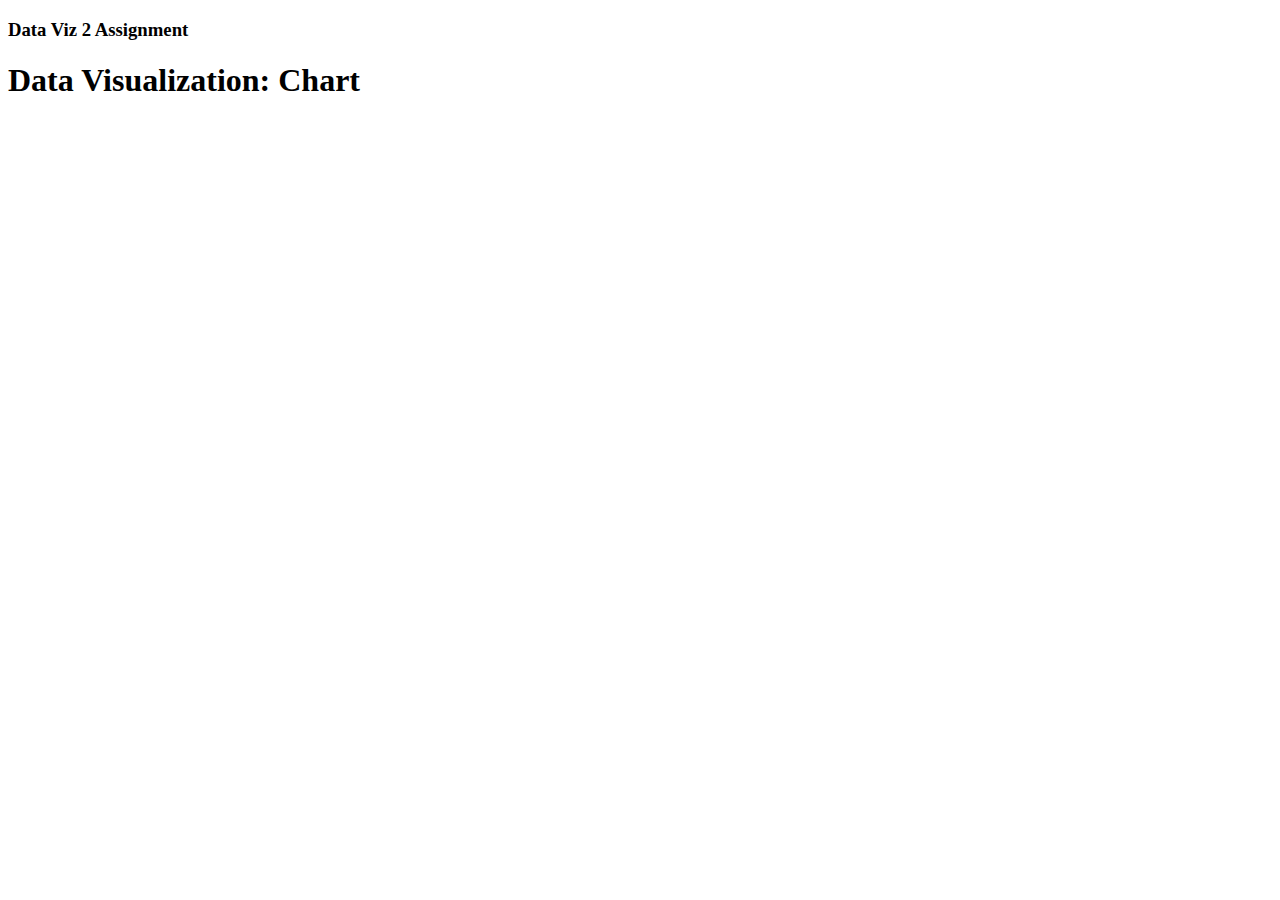
<file: dataviz2/index.html>
<!doctype html>
<html lang="en">
  <head>
    <!-- Required meta tags -->
    <meta charset="utf-8">
    <meta name="viewport" content="width=device-width, initial-scale=1">

    <!-- Bootstrap CSS -->
    <link href="https://cdn.jsdelivr.net/npm/bootstrap@5.0.2/dist/css/bootstrap.min.css" rel="stylesheet" integrity="sha384-EVSTQN3/azprG1Anm3QDgpJLIm9Nao0Yz1ztcQTwFspd3yD65VohhpuuCOmLASjC" crossorigin="anonymous">

    <title>JNL 221 - Data Viz 2 Assignment</title>
  </head>
  <body>

    <div class="container">

      <div class="row">
        <header class="col bg-secondary text-white p-2 mb-4">
          <h3>Data Viz 2 Assignment
        </h3>
        </header>
      </div>

      <div class="row">
        <div class="col-lg-7">


          <h1>Data Visualization: Chart</h1>

          <p></p>

          <!-- PLACE YOUR DATAWRAPPER <iframe> DIRECTLY UNDERNEATH ME! -->

           <iframe title="NFL Arrests by Position" aria-label="Bar Chart" id="datawrapper-chart-mwxvh" src="https://datawrapper.dwcdn.net/mwxvh/1/" scrolling="no" frameborder="0" style="width: 0; min-width: 100% !important; border: none;" height="275"></iframe><script type="text/javascript">!function(){"use strict";window.addEventListener("message",(function(e){if(void 0!==e.data["datawrapper-height"]){var t=document.querySelectorAll("iframe");for(var a in e.data["datawrapper-height"])for(var r=0;r<t.length;r++){if(t[r].contentWindow===e.source)t[r].style.height=e.data["datawrapper-height"][a]+"px"}}}))}();
</script>
          
          <!-- PLACE YOUR DATAWRAPPER <iframe> ABOVE ME!-->
        
        </div>

      </div>

    <!-- Bootstrap Bundle with Popper -->
    <script src="https://cdn.jsdelivr.net/npm/bootstrap@5.0.2/dist/js/bootstrap.bundle.min.js" integrity="sha384-MrcW6ZMFYlzcLA8Nl+NtUVF0sA7MsXsP1UyJoMp4YLEuNSfAP+JcXn/tWtIaxVXM" crossorigin="anonymous"></script>

  </body>
</html>
</file>
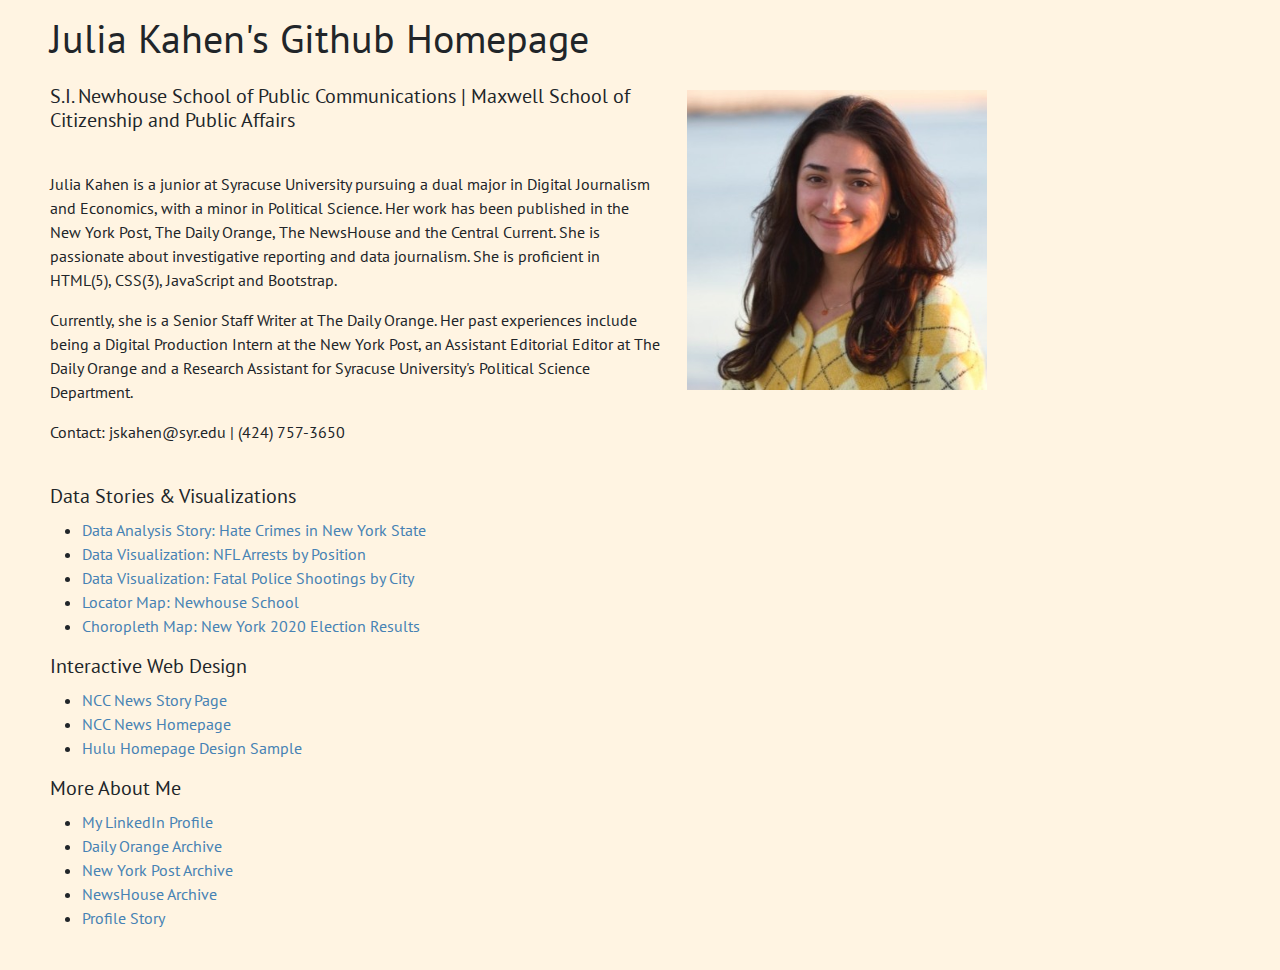
<file: homepage/index.html>
<!doctype html>
<html lang="en">
  <head>
    <meta charset="utf-8">

    <meta name="viewport" content="width=device-width, initial-scale=1">

    <!-- Bootstrap CSS -->
  <link rel="stylesheet" href="css/bootstrap.min.css" type="text/css">

  <!-- Put your general CSS file here -->
  <link rel="stylesheet" href="css/main.css" type="text/css">

    <title>Julia Kahen's Homepage</title>

    <link rel="preconnect" href="https://fonts.googleapis.com">
    <link rel="preconnect" href="https://fonts.gstatic.com" crossorigin>
    <link href="https://fonts.googleapis.com/css2?family=PT+Sans&display=swap" rel="stylesheet">

  </head>
  
  <body>

    <div class="container">

      <div class="row ms-3">

        <div class="col-7"> 
            
            <p class="text-left title">Julia Kahen's Github Homepage</p>
        
            <h1>S.I. Newhouse School of Public Communications | Maxwell School of Citizenship and Public Affairs</h1>

            <p class="body firstgraph">Julia Kahen is a junior at Syracuse University pursuing a dual major in Digital Journalism and Economics, with a minor in Political Science. Her work has been published in the New York Post, The Daily Orange, The NewsHouse and the Central Current. She is passionate about investigative reporting and data journalism. She is proficient in HTML(5), CSS(3), JavaScript and Bootstrap.</p> 

            <p class="body">Currently, she is a Senior Staff Writer at The Daily Orange. Her past experiences include being a  Digital Production Intern at the New York Post, an Assistant Editorial Editor at The Daily Orange and a Research Assistant for Syracuse University's Political Science Department.</p>

            <p class="body lastgraph">Contact: jskahen@syr.edu | (424) 757-3650</p>

          <h3>Data Stories & Visualizations</h3>
            <ul>
              <li><a href="https://juliakahen.github.io/JNL221FINAL/article.html" target="_new" class="list">Data Analysis Story: Hate Crimes in New York State</a></li>
              <li><a href="https://juliakahen.github.io/dataviz2/index.html" target="_new" class="list">Data Visualization: NFL Arrests by Position</a></li>
              <li><a href="https://juliakahen.github.io/dataviz2/chart.html" target="_new" class="list">Data Visualization: Fatal Police Shootings by City</a></li>
              <li><a href="https://juliakahen.github.io/maps/index.html" target="_new" class="list">Locator Map: Newhouse School</a></li>
              <li><a href="https://juliakahen.github.io/maps/newyork2020.html" target="_new" class="list">Choropleth Map: New York 2020 Election Results</a></li>   
            </ul>

          <h3>Interactive Web Design</h3>
            <ul>
              <li><a href="https://juliakahen.github.io/Final Project/storypage.html" target="_new" class="list">NCC News Story Page</a></li>
              <li><a href="https://juliakahen.github.io/Final Project/index.html" target="_new" class="list">NCC News Homepage</a></li>
              <li><a href="https://juliakahen.github.io/kahen-midterm/page.html" target="_new" class="list">Hulu Homepage Design Sample</a></li>
            </ul>

          <h3>More About Me</h3>
            <ul class="allabout">
              <li><a href="https://www.linkedin.com/in/julia-kahen/" target="_new" class="list">My LinkedIn Profile</a></li>
              <li><a href="https://dailyorange.com/writers/julia-kahen/" target="_new" class="list">Daily Orange Archive</a></li>
              <li><a href="https://nypost.com/author/jkahennyp/" target="_new" class="list">New York Post Archive</a></li>
              <li><a href="https://www.thenewshouse.com/author/julia-kahen/" target="_new" class="list">NewsHouse Archive</a></li>
              <li><a href="https://centralcurrent.org/the-upstate-new-york-brewery-that-reminds-people-of-the-power-of-community/" target="_new" class="list">Profile Story</a></li>
            </ul>

        </div>
        
  
        <div class="col-5 mainimage px-52">

          <img src="https://juliakahen.github.io/images/julia%20headshot.jpeg" alt="Portrait of Julia Kahen" width="300" height="300"> 

        </div>

      </div>

    </div>

          

    <!-- Bootstrap Bundle with Popper -->
    <script src="https://cdn.jsdelivr.net/npm/bootstrap@5.0.2/dist/js/bootstrap.bundle.min.js" integrity="sha384-MrcW6ZMFYlzcLA8Nl+NtUVF0sA7MsXsP1UyJoMp4YLEuNSfAP+JcXn/tWtIaxVXM" crossorigin="anonymous"></script>

<!-- Optional JavaScript but required for the cool stuff -->
<script src="https://cdn.jsdelivr.net/npm/@popperjs/core@2.11.6/dist/umd/popper.min.js" integrity="sha384-oBqDVmMz9ATKxIep9tiCxS/Z9fNfEXiDAYTujMAeBAsjFuCZSmKbSSUnQlmh/jp3" crossorigin="anonymous"></script>
<script src="js/bootstrap.min.js"></script>

  </body>
</html>
</file>
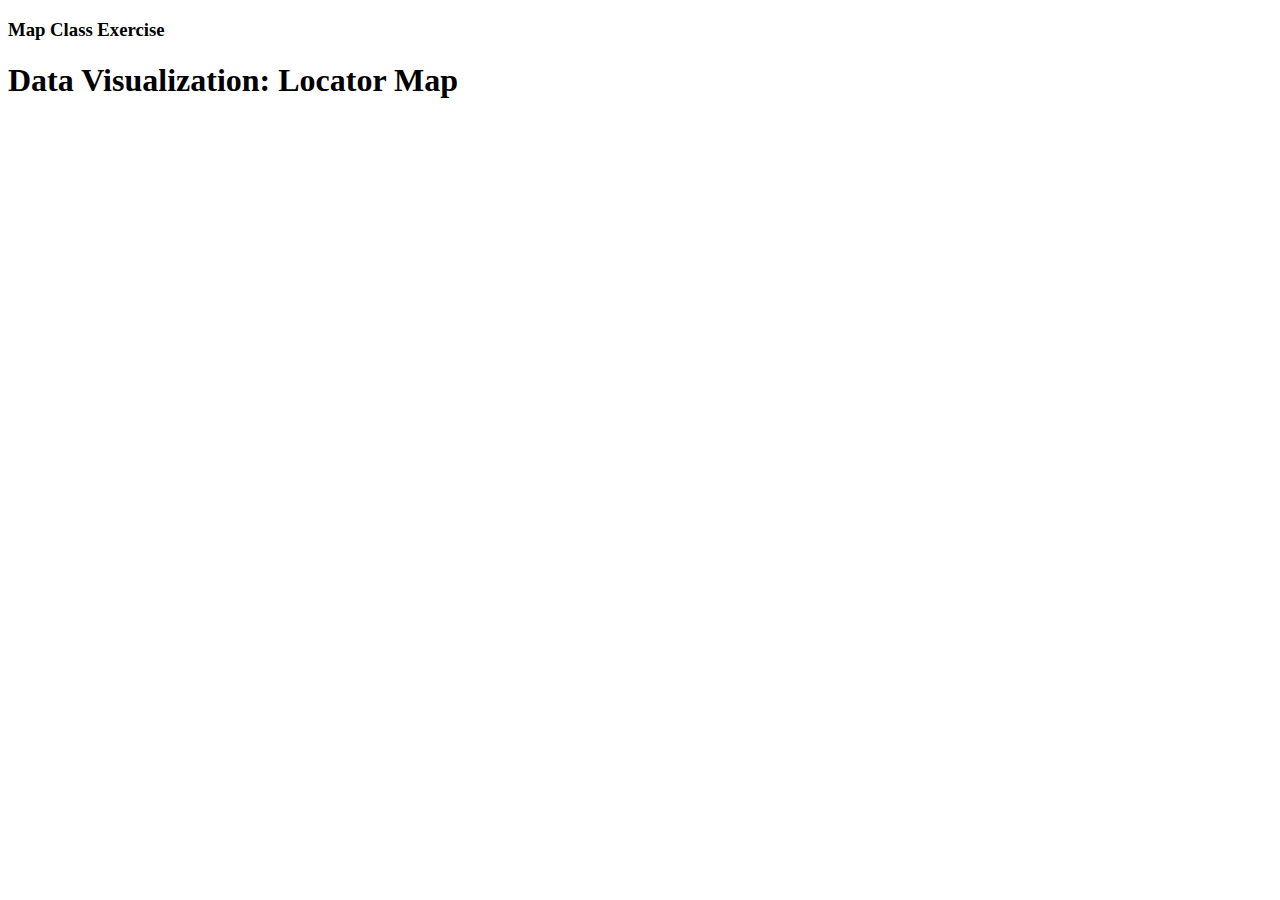
<file: maps/index.html>
<!doctype html>
<html lang="en">
  <head>
    <!-- Required meta tags -->
    <meta charset="utf-8">
    <meta name="viewport" content="width=device-width, initial-scale=1">

    <!-- Bootstrap CSS -->
    <link href="https://cdn.jsdelivr.net/npm/bootstrap@5.0.2/dist/css/bootstrap.min.css" rel="stylesheet" integrity="sha384-EVSTQN3/azprG1Anm3QDgpJLIm9Nao0Yz1ztcQTwFspd3yD65VohhpuuCOmLASjC" crossorigin="anonymous">

    <title>JNL 221 - Map Demo</title>
  </head>
  <body>

    <div class="container">

      <div class="row">
        <header class="col bg-secondary text-white p-2 mb-4">
          <h3>Map Class Exercise
        </h3>
        </header>
      </div>

      <div class="row">
        <div class="col-lg-7">


          <h1>Data Visualization: Locator Map</h1>

          <p></p>

          <!-- PLACE YOUR DATAWRAPPER <iframe> DIRECTLY UNDERNEATH ME! -->

           <iframe title="Newhouse Love" aria-label="Locator maps" id="datawrapper-chart-2HxZP" src="https://datawrapper.dwcdn.net/2HxZP/1/" scrolling="no" frameborder="0" style="width: 0; min-width: 100% !important; border: none;" height="519"></iframe><script type="text/javascript">!function(){"use strict";window.addEventListener("message",(function(e){if(void 0!==e.data["datawrapper-height"]){var t=document.querySelectorAll("iframe");for(var a in e.data["datawrapper-height"])for(var r=0;r<t.length;r++){if(t[r].contentWindow===e.source)t[r].style.height=e.data["datawrapper-height"][a]+"px"}}}))}();
</script>
          
          <!-- PLACE YOUR DATAWRAPPER <iframe> ABOVE ME!-->
        
        </div>

      </div>

    <!-- Bootstrap Bundle with Popper -->
    <script src="https://cdn.jsdelivr.net/npm/bootstrap@5.0.2/dist/js/bootstrap.bundle.min.js" integrity="sha384-MrcW6ZMFYlzcLA8Nl+NtUVF0sA7MsXsP1UyJoMp4YLEuNSfAP+JcXn/tWtIaxVXM" crossorigin="anonymous"></script>

  </body>
</html>
</file>
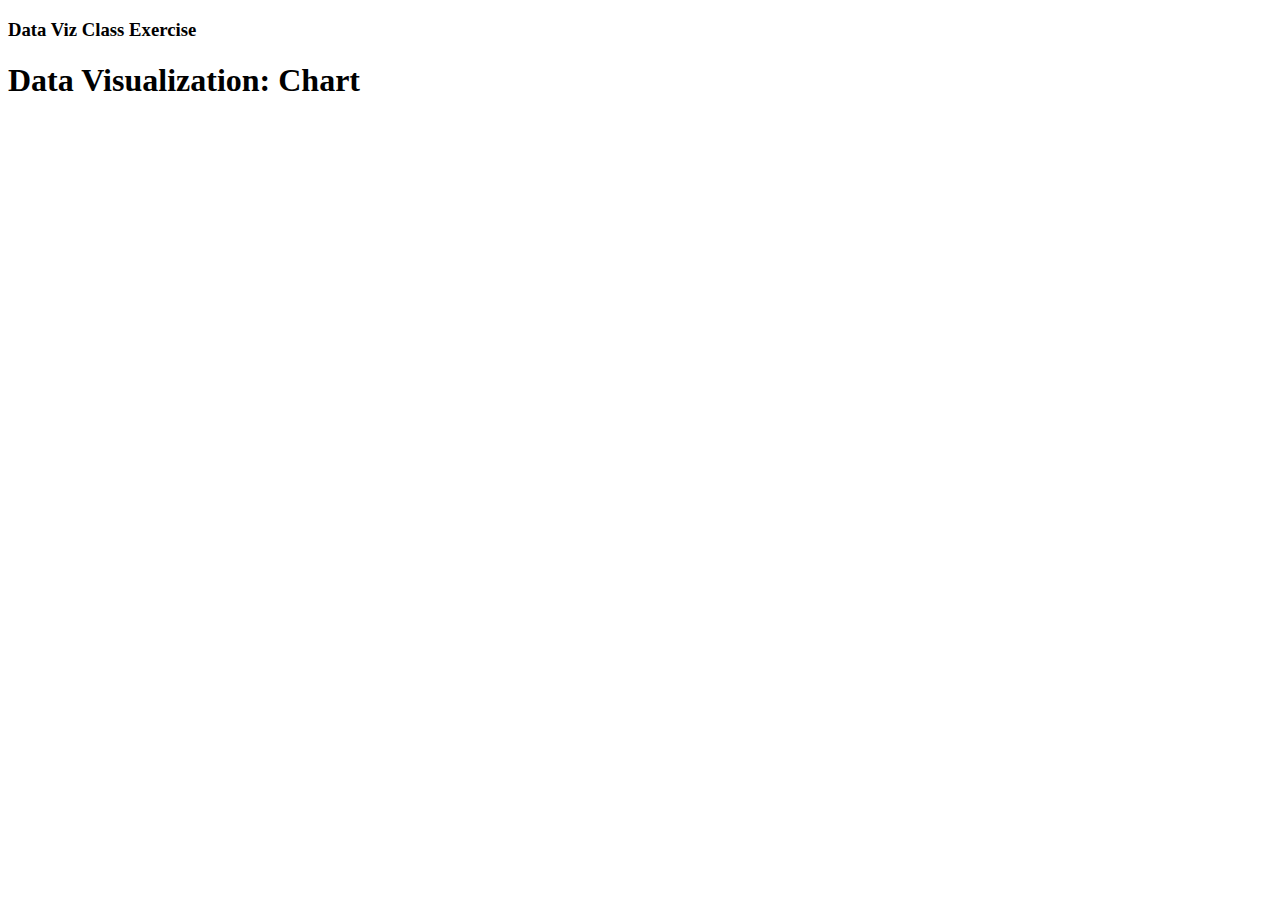
<file: dataviz2/chart.html>
<!doctype html>
<html lang="en">
  <head>
    <!-- Required meta tags -->
    <meta charset="utf-8">
    <meta name="viewport" content="width=device-width, initial-scale=1">

    <!-- Bootstrap CSS -->
    <link href="https://cdn.jsdelivr.net/npm/bootstrap@5.0.2/dist/css/bootstrap.min.css" rel="stylesheet" integrity="sha384-EVSTQN3/azprG1Anm3QDgpJLIm9Nao0Yz1ztcQTwFspd3yD65VohhpuuCOmLASjC" crossorigin="anonymous">

    <title>JNL 221 - Data Viz Class Exercise</title>
  </head>
  <body>

    <div class="container">

      <div class="row">
        <header class="col bg-secondary text-white p-2 mb-4">
          <h3>Data Viz Class Exercise
        </h3>
        </header>
      </div>

      <div class="row">
        <div class="col-lg-7">


          <h1>Data Visualization: Chart</h1>

          <p></p>

          <!-- PLACE YOUR DATAWRAPPER <iframe> DIRECTLY UNDERNEATH ME! -->

           <iframe title="Fatal Police Shootings" aria-label="Bar Chart" id="datawrapper-chart-p9SM9" src="https://datawrapper.dwcdn.net/p9SM9/1/" scrolling="no" frameborder="0" style="width: 0; min-width: 100% !important; border: none;" height="450"></iframe><script type="text/javascript">!function(){"use strict";window.addEventListener("message",(function(e){if(void 0!==e.data["datawrapper-height"]){var t=document.querySelectorAll("iframe");for(var a in e.data["datawrapper-height"])for(var r=0;r<t.length;r++){if(t[r].contentWindow===e.source)t[r].style.height=e.data["datawrapper-height"][a]+"px"}}}))}();
</script> 
          
          <!-- PLACE YOUR DATAWRAPPER <iframe> ABOVE ME!-->
        
        </div>

      </div>

    <!-- Bootstrap Bundle with Popper -->
    <script src="https://cdn.jsdelivr.net/npm/bootstrap@5.0.2/dist/js/bootstrap.bundle.min.js" integrity="sha384-MrcW6ZMFYlzcLA8Nl+NtUVF0sA7MsXsP1UyJoMp4YLEuNSfAP+JcXn/tWtIaxVXM" crossorigin="anonymous"></script>

  </body>
</html>
</file>
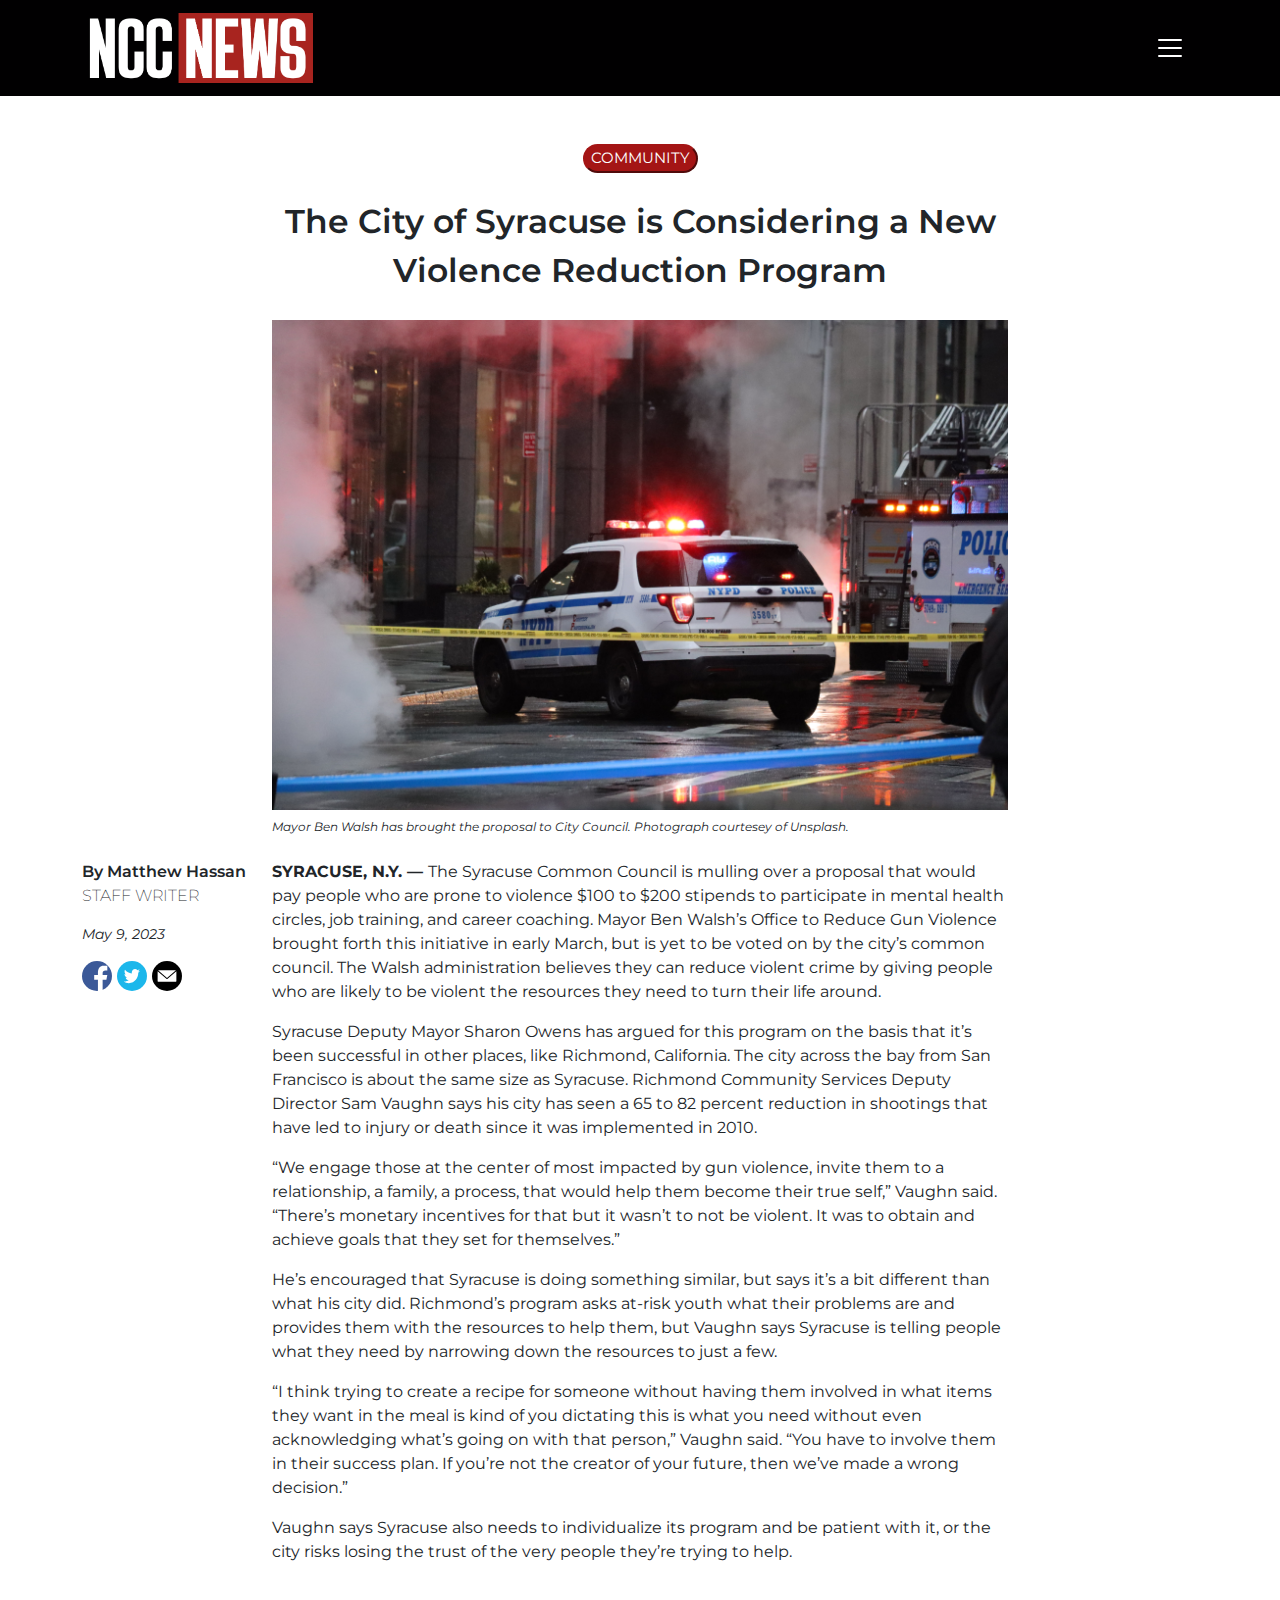
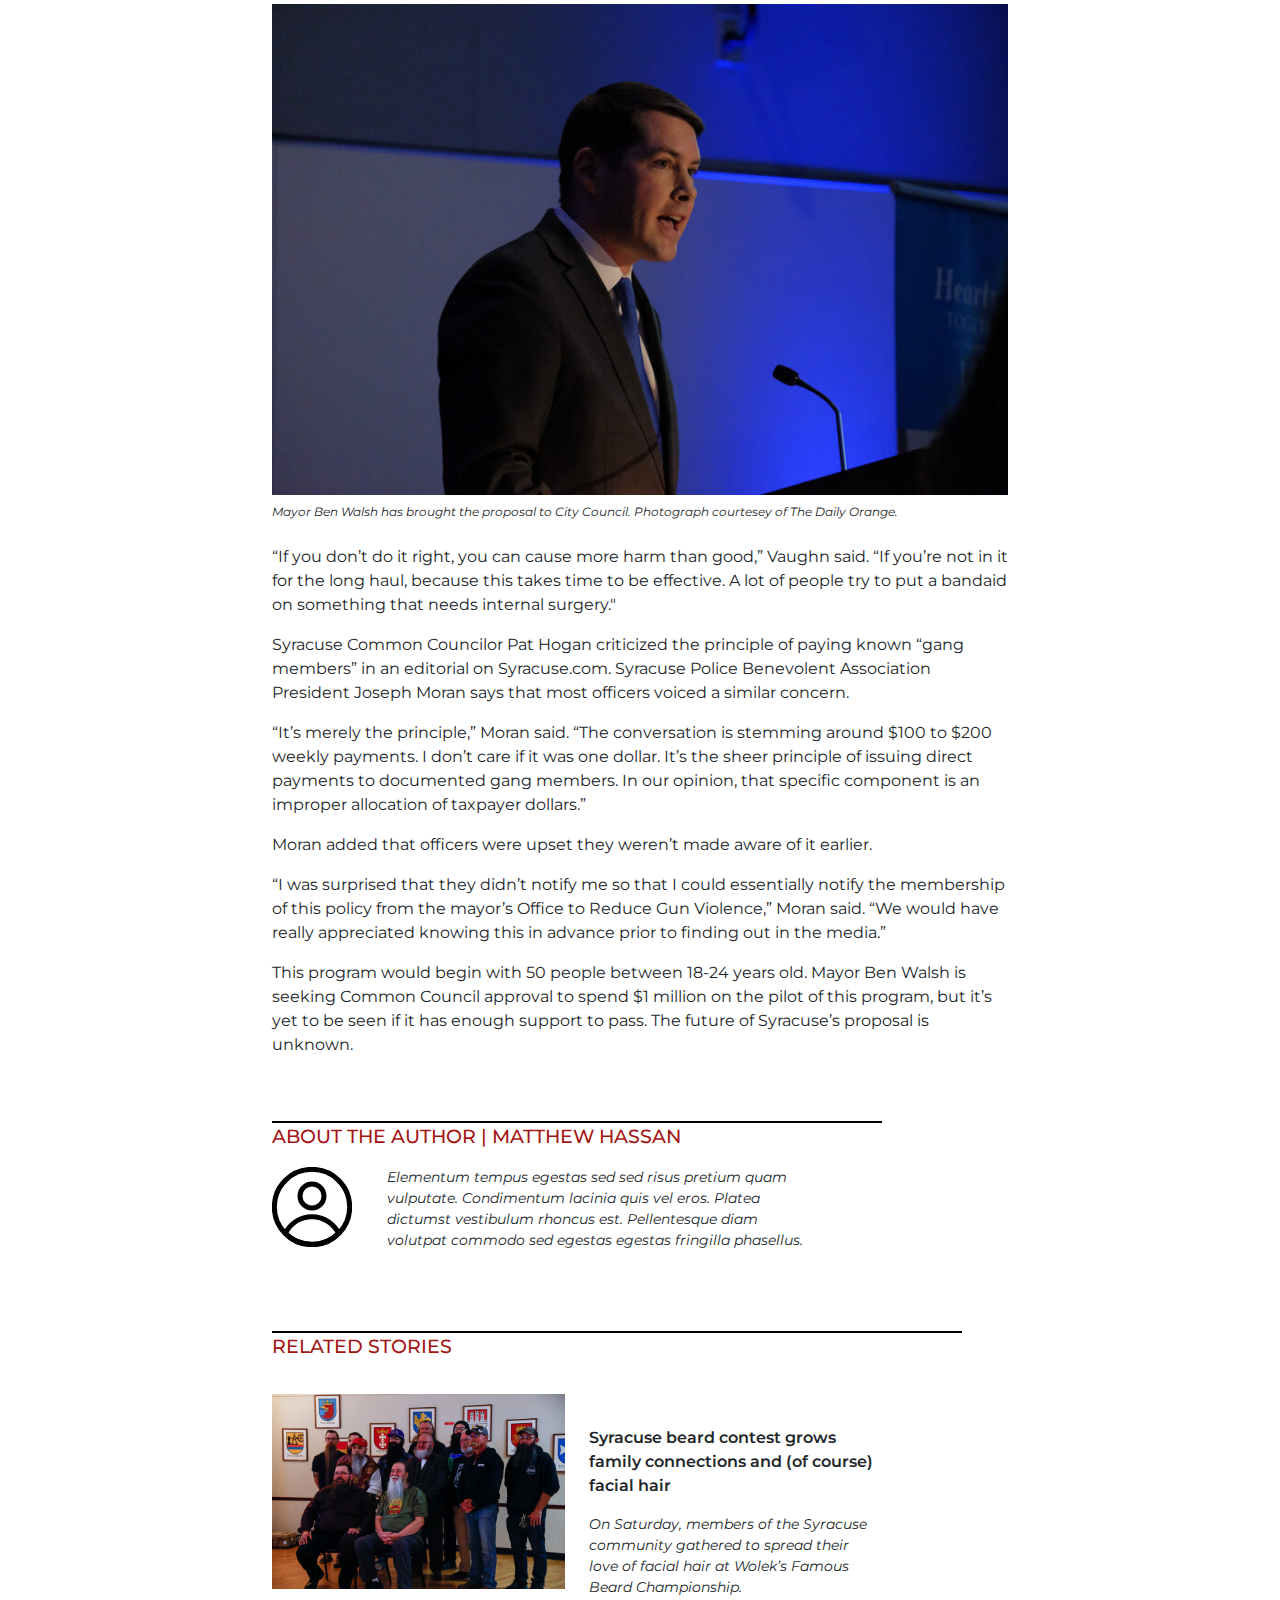
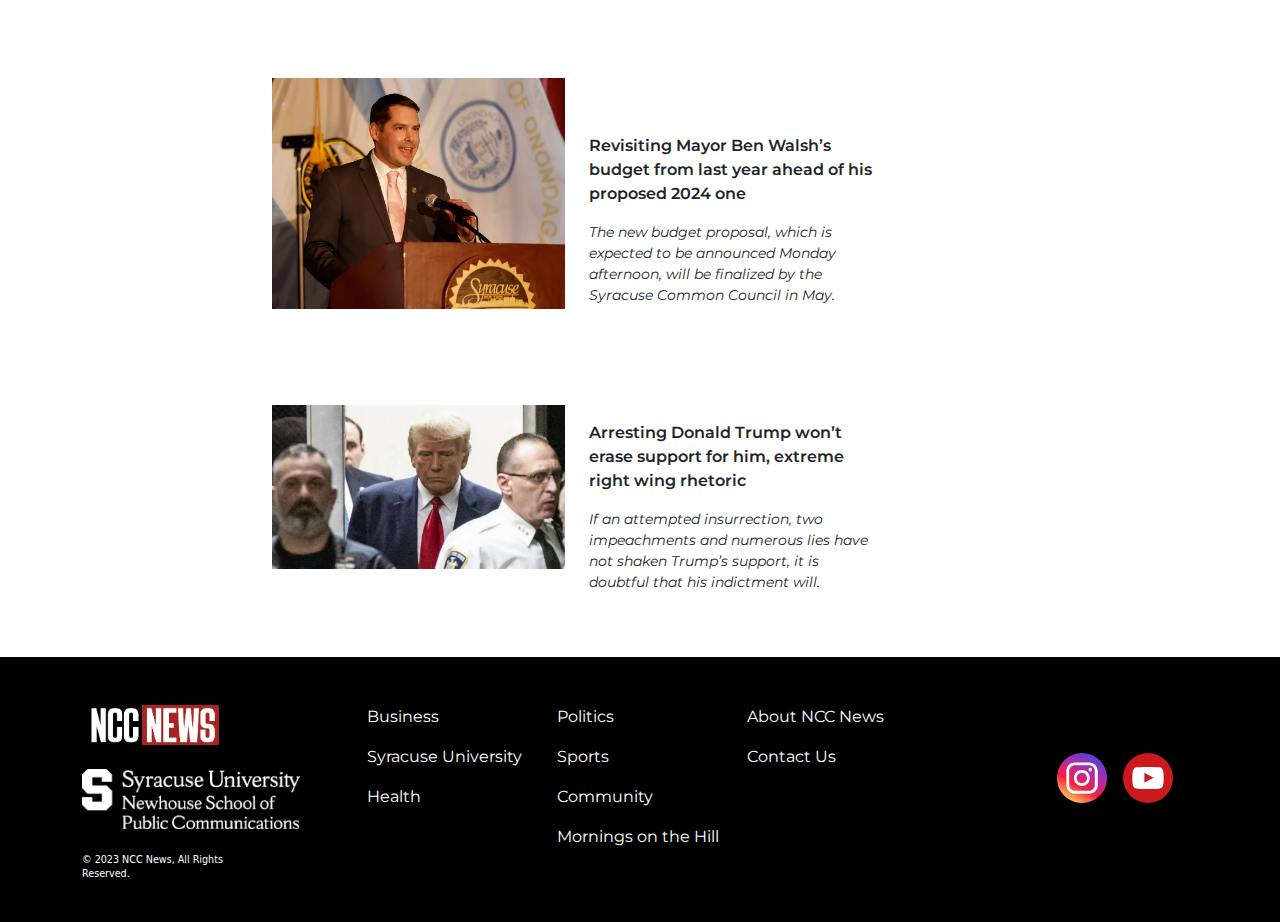
<file: Final Project/storypage.html>
<!doctype html>

<html lang="en">
  
<head>
  <!-- Required meta tags -->
  <meta charset="utf-8">

  <meta name="viewport" content="width=device-width, initial-scale=1">

  <title>NCC News Story Page</title>

  <!-- Bootstrap CSS -->
  <link rel="stylesheet" href="css/bootstrap.min.css" type="text/css">

  <!-- Put your general CSS file here -->
  <link rel="stylesheet" href="css/general.css" type="text/css"> 

  <!-- Embed the Google Fonts here --> 
  <link rel="preconnect" href="https://fonts.googleapis.com">
  <link rel="preconnect" href="https://fonts.gstatic.com" crossorigin>
  <link href="https://fonts.googleapis.com/css2?family=Montserrat:ital,wght@0,200;0,400;0,500;0,600;1,400&display=swap" rel="stylesheet">
    
</head>

<body>

<!-- start the navbar -->
<nav class="navbar navbar-expand-xxl navbar-dark bg-dark" aria-label="Offcanvas navbar large">
  <div class="container">
    <a class="navbar-brand" href="#"><img src="images/new-white-on-transparent.png" alt="NCC News logo" height="70"></a>
    <button class="navbar-toggler" type="button" data-bs-toggle="offcanvas" data-bs-target="#offcanvasNavbar2" aria-controls="offcanvasNavbar2">
      <span class="navbar-toggler-icon"></span>
    </button>
    <div class="offcanvas offcanvas-end text-bg-dark" tabindex="-1" id="offcanvasNavbar2" aria-labelledby="offcanvasNavbar2Label">
      <div class="offcanvas-header">
        <a href="#"><img src="images/new-white-on-transparent.png" alt="NCC News logo" height="70"></a>
        <button type="button" class="btn-close btn-close-white-bg" data-bs-dismiss="offcanvas" aria-label="Close"></button>
      </div>
      <div class="offcanvas-body">
        <ul class="navbar-nav justify-content-end flex-grow-1 pe-3">
          <li class="nav-item mx-md-3 dropdown">
            <a class="nav-link dropdown-toggle" href="#" role="button" data-bs-toggle="dropdown" aria-expanded="false">Business</a>
              <ul class="dropdown-menu">
                <li><a class="dropdown-item" href="#">Dining</a></li>
            </ul>
          </li>
          <li class="nav-item mx-md-3">
            <a class="nav-link" href="#">Syracuse University</a>
          </li>
          <li class="nav-item ms-md-3">
            <a class="nav-link" href="#">Health</a>
          </li>
          <li class="nav-item ms-md-3">
            <a class="nav-link" href="#">Politics</a>
          </li>
          <li class="nav-item ms-md-3 dropdown">
            <a class="nav-link dropdown-toggle" href="#" role="button" data-bs-toggle="dropdown" aria-expanded="false">Sports</a>
              <ul class="dropdown-menu">
                <li><a class="dropdown-item" href="#">Syracuse Mets</a></li>
                <li><a class="dropdown-item" href="#">Syracuse Crunch</a></li>
                <li><a class="dropdown-item" href="#">Syracuse University</a></li>
            </ul>
          </li>
          <li class="nav-item ms-md-3 dropdown">
            <a class="nav-link dropdown-toggle" href="#" role="button" data-bs-toggle="dropdown" aria-expanded="false">Community</a>
              <ul class="dropdown-menu">
                <li><a class="dropdown-item" href="#">Culture</a></li>
                <li><a class="dropdown-item" href="#">Good News</a></li>
                <li><a class="dropdown-item" href="#">Crime</a></li>
            </ul>
          </li>
          <li class="nav-item ms-md-3">
            <a class="nav-link" href="#">Mornings on the Hill</a>
          </li>
        </ul>
      </div>
    </div>
  </div>
</nav>
<!-- end navbar -->


<!-- start a container here -->

<div class="container">

  <div class="row">
    <div class="col-md-8 text-center mx-auto">

      <button class="btn2 btn-primary mt-5 mb-4" type="button">
          COMMUNITY
        </button>

      <p class="story-title mb-4">The City of Syracuse is Considering a New Violence Reduction Program</p>

      <img src="images/crimescene.jpg" alt="Crime Scene with Police vehicle and smoke." class="img-fluid">

      <p class="photo-caption mb-0 mt-2 text-start">Mayor Ben Walsh has brought the proposal to City Council. Photograph courtesey of Unsplash.</p>

    </div>
  </div>

  <div class="row">
    <div class="col-md-2 text-start mt-5 mt-md-4 mb-4">

      <p class="author2 mb-0">By Matthew Hassan</p>
      <p class="position">STAFF WRITER</p>
      <p class="date mb-3">May 9, 2023</p>

      <img src="images/fb.svg" alt="Facebook Icon" class="icon img-fluid">
      <img src="images/twitter2.svg" alt="Twitter Icon" class="icon img-fluid">
      <img src="images/email.svg" alt="Email Icon" class="icon img-fluid">

    </div>

    <div class="col-md-8 text-start ms-0 mt-4">

      <p class="words"><span class="location">SYRACUSE, N.Y. — </span>The Syracuse Common Council is mulling over a proposal that would pay people who are prone to violence $100 to $200 stipends to participate in mental health circles, job training, and career coaching. Mayor Ben Walsh’s Office to Reduce Gun Violence brought forth this initiative in early March, but is yet to be voted on by the city’s common council. The Walsh administration believes they can reduce violent crime by giving people who are likely to be violent the resources they need to turn their life around.</p>

      <p class="words">Syracuse Deputy Mayor Sharon Owens has argued for this program on the basis that it’s been successful in other places, like Richmond, California. The city across the bay from San Francisco is about the same size as Syracuse.  Richmond Community Services Deputy Director Sam Vaughn says his city has seen a 65 to 82 percent reduction in shootings that have led to injury or death since it was implemented in 2010.</p>

      <p class="words">“We engage those at the center of most impacted by gun violence, invite them to a relationship, a family, a process, that would help them become their true self,”  Vaughn said. “There’s monetary incentives for that but it wasn’t to not be violent. It was to obtain and achieve goals that they set for themselves.”</p>

      <p class="words">He’s encouraged that Syracuse is doing something similar, but says it’s a bit different than what his city did. Richmond’s program asks at-risk youth what their problems are and provides them with the resources to help them, but Vaughn says Syracuse is telling people what they need by narrowing down the resources to just a few.</p>

      <p class="words">“I think trying to create a recipe for someone without having them involved in what items they want in the meal is kind of you dictating this is what you need without even acknowledging what’s going on with that person,” Vaughn said. “You have to involve them in their success plan. If you’re not the creator of your future, then we’ve made a wrong decision.”</p>

      <p class="words">Vaughn says Syracuse also needs to individualize its program and be patient with it, or the city risks losing the trust of the very people they’re trying to help.</p>

      <img src="images/walsh.jpeg" alt="Mayor Ben Walsh giving a speech" class="img-fluid mt-4">
      <p class="photo-caption mb-4 mt-2 text-start">Mayor Ben Walsh has brought the proposal to City Council. Photograph courtesey of The Daily Orange.</p>
      

      <p class="words">“If you don’t do it right, you can cause more harm than good,” Vaughn said. “If you’re not in it for the long haul, because this takes time to be effective. A lot of people try to put a bandaid on something that needs internal surgery."</p>

      <p class="words">Syracuse Common Councilor Pat Hogan criticized the principle of paying known “gang members” in an editorial on Syracuse.com. Syracuse Police Benevolent Association President Joseph Moran says that most officers voiced a similar concern.</p>

      <p class="words">“It’s merely the principle,” Moran said. “The conversation is stemming around $100 to $200 weekly payments. I don’t care if it was one dollar. It’s the sheer principle of issuing direct payments to documented gang members. In our opinion, that specific component is an improper allocation of taxpayer dollars.”</p>

      <p class="words">Moran added that officers were upset they weren’t made aware of it earlier.</p>

      <p class="words">“I was surprised that they didn’t notify me so that I could essentially notify the membership of this policy from the mayor’s Office to Reduce Gun Violence,” Moran said. “We would have really appreciated knowing this in advance prior to finding out in the media.”</p>

      <p class="words pb-3">This program would begin with 50 people between 18-24 years old. Mayor Ben Walsh is seeking Common Council approval to spend $1 million on the pilot of this program, but it’s yet to be seen if it has enough support to pass. The future of Syracuse’s proposal is unknown.</p>

      <div class="heading-line2 mt-5 text-start">
        <p class="title2">ABOUT THE AUTHOR | MATTHEW HASSAN</p>
      </div>

      <div class="row pb-3">
        <div class="col-2 pe-0 me-md-0 me-3 ">
          <img src="images/pfp.svg" alt="Icon of a head silouhette" class="headshot img-fluid">
        </div>

        <div class="col-7 ms-0 ps-0">
          <p class="date">Elementum tempus egestas sed sed risus pretium quam vulputate. Condimentum lacinia quis vel eros. Platea dictumst vestibulum rhoncus est. Pellentesque diam volutpat commodo sed egestas egestas fringilla phasellus.</p>
        </div>
      </div>

      <div class="heading-line3 mt-5 text-start">
        <p class="title2">RELATED STORIES</p>
      </div>

      <div class="row">
        <div class="col-md-5 mt-3">
          <img src="images/beard.jpeg" alt="Syracuse Beard Contest" class="img-fluid mb-md-4">
        </div>
          <div class="col-md-5 mt-md-5">
          <p class="author2 pt-3 pt-md-0">Syracuse beard contest grows family connections and (of course) facial hair</p>
          <p class="date pb-3">On Saturday, members of the Syracuse community gathered to spread their love of facial hair at Wolek’s Famous Beard Championship.</p>
        </div>
      </div>

      <div class="row">
        <div class="col-md-5 mt-5">
          <img src="images/CitySpeech3.webp" alt="Mayor Ben Walsh giving a speech." class="img-fluid mb-0 mb-md-5">
        </div>
        <div class="col-md-5 mt-md-5">
          <p class="author2 mt-2 pt-md-5 pt-2">Revisiting Mayor Ben Walsh’s budget from last year ahead of his proposed 2024 one</p>
          <p class="date">The new budget proposal, which is expected to be announced Monday afternoon, will be finalized by the Syracuse Common Council in May.</p>
        </div>
      </div>

      <div class="row">
        <div class="col-md-5 mt-5">
          <img src="images/trump2.jpeg" alt="Donald Trump walking in court" class="img-fluid">
        </div>
        <div class="col-md-5 mt-md-5">
          <p class="author2 pt-3">Arresting Donald Trump won’t erase support for him, extreme right wing rhetoric</p>
          <p class="date">If an attempted insurrection, two impeachments and numerous lies have not shaken Trump’s support, it is doubtful that his indictment will.</p>
        </div>
      </div>

    </div>

  </div>

</div>

<!-- end a container here -->


<!-- start footer here -->

<footer class="container-fluid mt-5">

  <div class="container pt-5 pb-4">

    <div class="row">

      <div class="col-md-2 text-center">

        <!-- align these items to center for mobile -->

        <a href="#"><img src="images/new-white-on-transparent.png" alt="NCC News logo" height="40" class="text-md-start me-4"></a>

        <a href="#"><img src="images/su-logo.png" alt="Syracuse U logo" height="60" class="my-4 text-md-start"></a>

        <p class="copyright text-md-start">&copy; 2023 NCC News, All Rights Reserved.</p>

      </div>

      <div class="col-md-2 offset-md-1 text-center">

        <!-- add your links here in a list, align center for mobile -->
        <p class="end text-md-start">Business</p>
        <p class="end text-md-start">Syracuse University</p>
        <p class="end text-md-start">Health</p>
      
      </div>

      <div class="col-md-2 text-center">

        <!-- add your links here in a list, align center for mobile -->
        <p class="end text-md-start">Politics</p>
        <p class="end text-md-start">Sports</p>
        <p class="end text-md-start">Community</p>
        <p class="end text-md-start">Mornings on the Hill</p>

      </div>

      <div class="col-md-2 text-center">

        <!-- add your links here in a list, align center for mobile -->
        <p class="end text-md-start">About NCC News</p>
        <p class="end text-md-start">Contact Us</p>

      </div>

      <div class="col-md-2 offset-md-1 text-center mt-5">

        <!-- add your social icons here, right aligned on desktop, centered on mobile -->
        <p><img src="images/insta.svg" alt="Instagram Icon" class="btm-icon img-fluid me-3 text-md-start"><img src="images/youtube.svg" alt="YouTube Icon" class="btm-icon img-fluid text-md-start"></p>
      
      </div>

    </div>

  </div>

</footer>

<!-- end footer -->


  

<!-- Optional JavaScript but required for the cool stuff -->
<script src="https://cdn.jsdelivr.net/npm/@popperjs/core@2.11.6/dist/umd/popper.min.js" integrity="sha384-oBqDVmMz9ATKxIep9tiCxS/Z9fNfEXiDAYTujMAeBAsjFuCZSmKbSSUnQlmh/jp3" crossorigin="anonymous"></script>
<script src="js/bootstrap.min.js"></script>

</body>

</html>
</file>
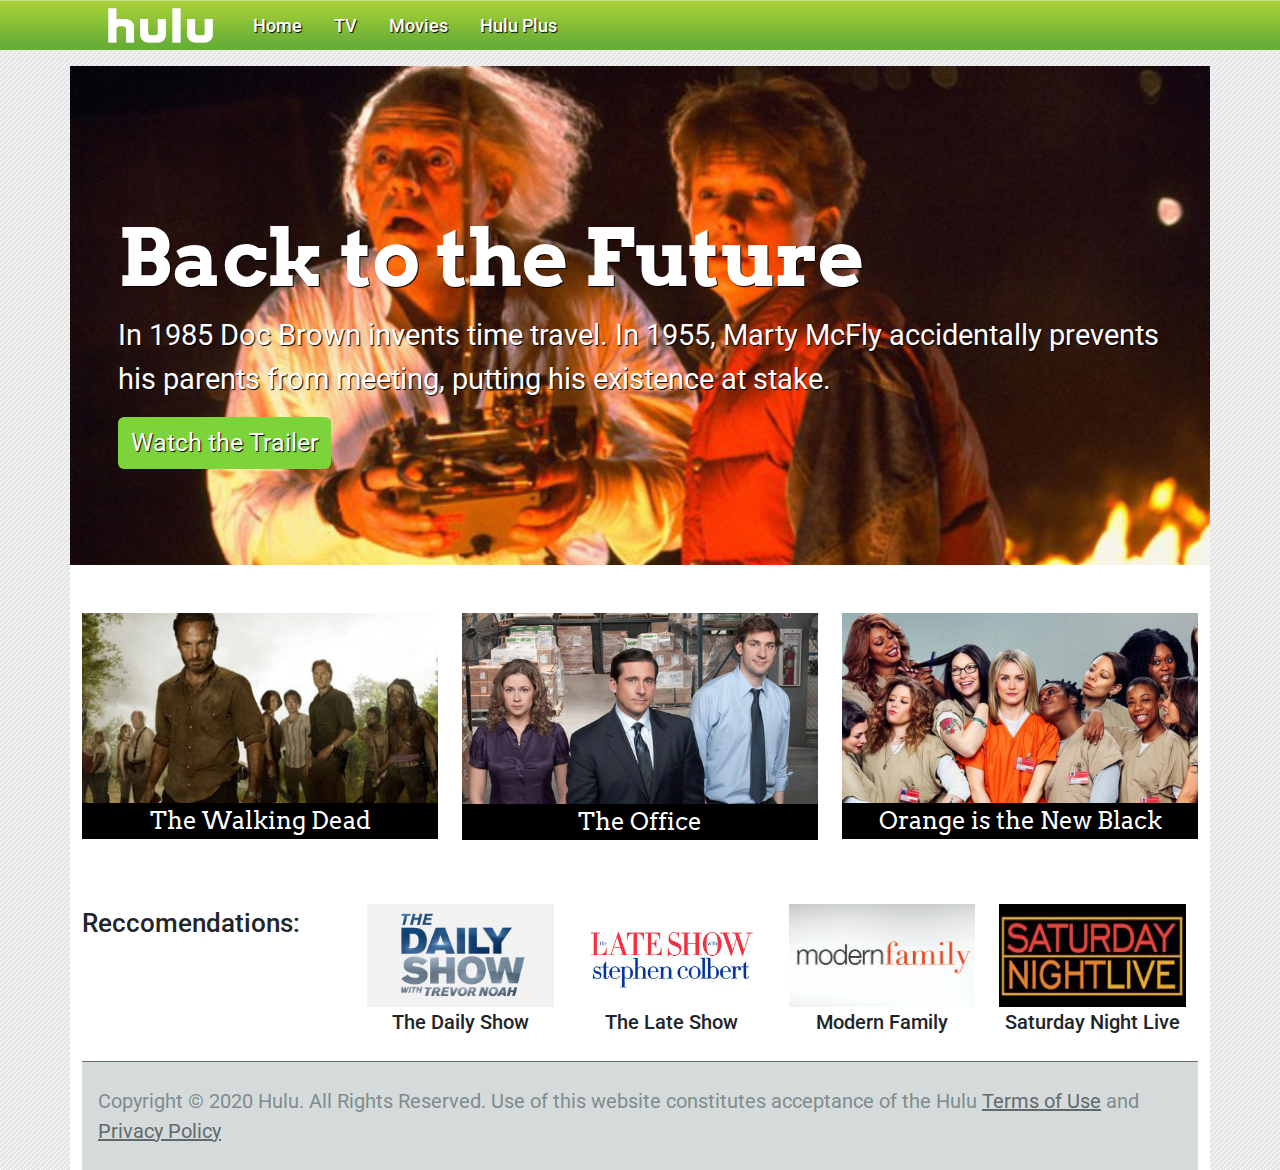
<file: kahen-midterm/page.html>
<!doctype html>

<html lang="en">
  
<head>
  <!-- Required meta tags -->
  <meta charset="utf-8">

  <meta name="viewport" content="width=device-width, initial-scale=1">

  <title>Hulu</title>

  <!-- Bootstrap CSS -->
  <link rel="stylesheet" href="css/bootstrap.min.css" type="text/css">

  <!-- Put your general CSS file here -->
<link rel="stylesheet" type="text/css" href="css/layout.css">

<link rel="preconnect" href="https://fonts.googleapis.com">
<link rel="preconnect" href="https://fonts.gstatic.com" crossorigin>
<link href="https://fonts.googleapis.com/css2?family=Arvo:wght@400;700&family=Roboto:wght@300;400;500&display=swap" rel="stylesheet">
    
</head>

<body>

  <nav class="navbar navbar-expand-sm navbar-dark bgcolor" aria-label="Fourth navbar example">
    <div class="container-fluid">
      <img src="images/hulu-logo.png" alt="hulu logo" class="img-fluid logo ms-5 ps-5 me-4">
      <button class="navbar-toggler" type="button" data-bs-toggle="collapse" data-bs-target="#navbarsExample04" aria-controls="navbarsExample04" aria-expanded="false" aria-label="Toggle navigation">
        <span class="navbar-toggler-icon custom-toggler"></span>
      </button>

      <div class="collapse navbar-collapse" id="navbarsExample04">
        <ul class="navbar-nav me-auto mb-2 mb-md-0">
          <li class="nav-item">
            <a class="nav-link active ps-3 pe-3" href="#">Home</a>
          </li>
          <li class="nav-item">
            <a class="nav-link active ps-3 pe-3" href="#">TV</a>
          </li>
          <li class="nav-item">
            <a class="nav-link active ps-3 pe-3" href="#">Movies</a>
          </li>
          <li class="nav-item">
            <a class="nav-link active ps-3 pe-3" href="#">Hulu Plus</a>
          </li>
        </ul>
      </div>
    </div>
  </nav>


<div class="container">

  <div class="row align-items-sm-stretch my-3">
      <div class="col p-0">
        <div class="h-100 p-5 text-bg-dark jumbotron">
          <h2 class="pt-5 mt-5">Back to the Future</h2>
          <p class="subhead">In 1985 Doc Brown invents time travel. In 1955, Marty McFly accidentally prevents his parents from meeting, putting his existence at stake.</p>
          <button class="btn button mb-5" type="button">Watch the Trailer</button>
        </div>
      </div>
  </div>

  <div class="row mt-5 mb-5">
    
    <div class="col-sm-4">
      <img src="images/walkingdead.jpg" alt="The Walking Dead still image" class="img-fluid"><p class="caption text-center">The Walking Dead</p>
    </div>

    <div class="col-sm-4">
      <img src="images/theoffice.jpg" alt="The Office still image" class="img-fluid"><p class="caption text-center">The Office</p>
    </div>

    <div class="col-sm-4">
      <img src="images/orange.jpg" alt="Orange is the New Black still image" class="img-fluid"><p class="caption text-center">Orange is the New Black</p>
    </div>

  </div>

  <div class="row">

    <div class="col-sm-3">
      <p class="side-title">Reccomendations:</p>
    </div>

    <div class="col-sm-9 pe-4">
      <div class="row">
        <div class="col-6 col-sm-3">
          <img src="images/dailyshow.jpg" alt="The Daily Show still image" class="img-fluid"><p class="bottom-caption text-center">The Daily Show</p>
        </div>
        <div class="col-6 col-sm-3">
          <img src="images/colbertreport.jpg" alt="The Late Show still image" class="img-fluid"><p class="bottom-caption text-center">The Late Show</p>
        </div>
        <div class="col-6 col-sm-3">
          <img src="images/modernfamily.jpg" alt="Modern Family logo" class="img-fluid"><p class="bottom-caption text-center">Modern Family</p>
        </div>
        <div class="col-6 col-sm-3">
          <img src="images/snl.jpg" alt="Saturday Night Live logo" class="img-fluid"><p class="bottom-caption text-center">Saturday Night Live</p>
        </div>
      </div>
    </div>

  </div>

<p class="copyright pt-4 pb-4 ps-3 mt-2 mb-0">Copyright &copy; 2020 Hulu. All Rights Reserved. Use of this website constitutes acceptance of the Hulu <a href="#" class="special-link">Terms of Use</a> and <a href="#" class="special-link">Privacy Policy</a></p>

  

<!-- Optional JavaScript but required for the cool stuff -->
<script src="https://cdn.jsdelivr.net/npm/@popperjs/core@2.11.6/dist/umd/popper.min.js" integrity="sha384-oBqDVmMz9ATKxIep9tiCxS/Z9fNfEXiDAYTujMAeBAsjFuCZSmKbSSUnQlmh/jp3" crossorigin="anonymous"></script>
<script src="js/bootstrap.min.js"></script>

</body>

</html>
</file>
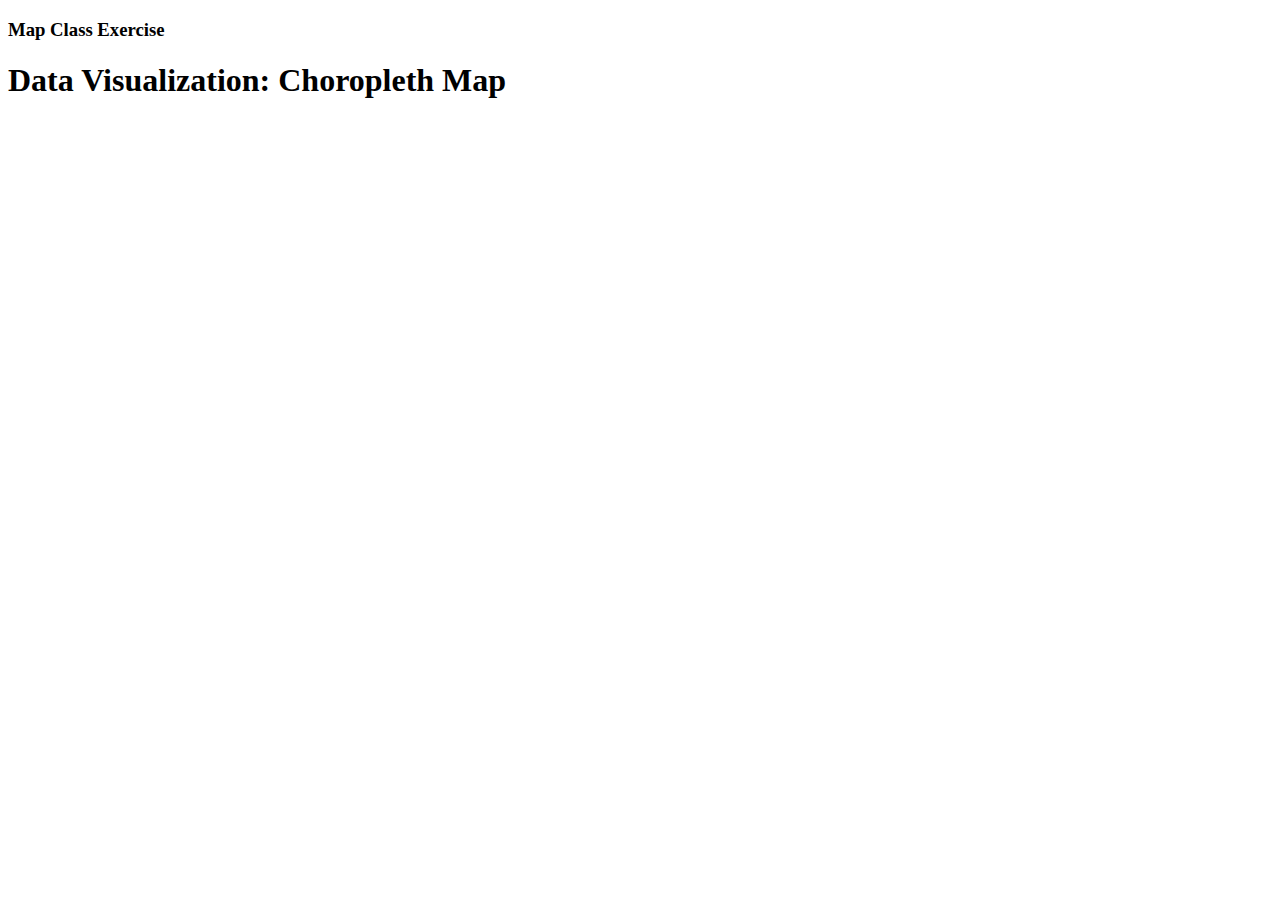
<file: maps/newyork2020.html>
<!doctype html>
<html lang="en">
  <head>
    <!-- Required meta tags -->
    <meta charset="utf-8">
    <meta name="viewport" content="width=device-width, initial-scale=1">

    <!-- Bootstrap CSS -->
    <link href="https://cdn.jsdelivr.net/npm/bootstrap@5.0.2/dist/css/bootstrap.min.css" rel="stylesheet" integrity="sha384-EVSTQN3/azprG1Anm3QDgpJLIm9Nao0Yz1ztcQTwFspd3yD65VohhpuuCOmLASjC" crossorigin="anonymous">

    <title>JNL 221 - NY Election Results 2020</title>
  </head>
  <body>

    <div class="container">

      <div class="row">
        <header class="col bg-secondary text-white p-2 mb-4">
          <h3>Map Class Exercise 
        </h3>
        </header>
      </div>

      <div class="row">
        <div class="col-lg-7">


          <h1>Data Visualization: Choropleth Map</h1>

          <p></p>

          <!-- PLACE YOUR DATAWRAPPER <iframe> DIRECTLY UNDERNEATH ME! -->

           <iframe title="2020 Presidential Election in NY" aria-label="Map" id="datawrapper-chart-I2C5Q" src="https://datawrapper.dwcdn.net/I2C5Q/1/" scrolling="no" frameborder="0" style="width: 0; min-width: 100% !important; border: none;" height="555" data-external="1"></iframe><script type="text/javascript">!function(){"use strict";window.addEventListener("message",(function(e){if(void 0!==e.data["datawrapper-height"]){var t=document.querySelectorAll("iframe");for(var a in e.data["datawrapper-height"])for(var r=0;r<t.length;r++){if(t[r].contentWindow===e.source)t[r].style.height=e.data["datawrapper-height"][a]+"px"}}}))}();
</script>
          
          <!-- PLACE YOUR DATAWRAPPER <iframe> ABOVE ME!-->
        
        </div>

      </div>

    <!-- Bootstrap Bundle with Popper -->
    <script src="https://cdn.jsdelivr.net/npm/bootstrap@5.0.2/dist/js/bootstrap.bundle.min.js" integrity="sha384-MrcW6ZMFYlzcLA8Nl+NtUVF0sA7MsXsP1UyJoMp4YLEuNSfAP+JcXn/tWtIaxVXM" crossorigin="anonymous"></script>

  </body>
</html>
</file>
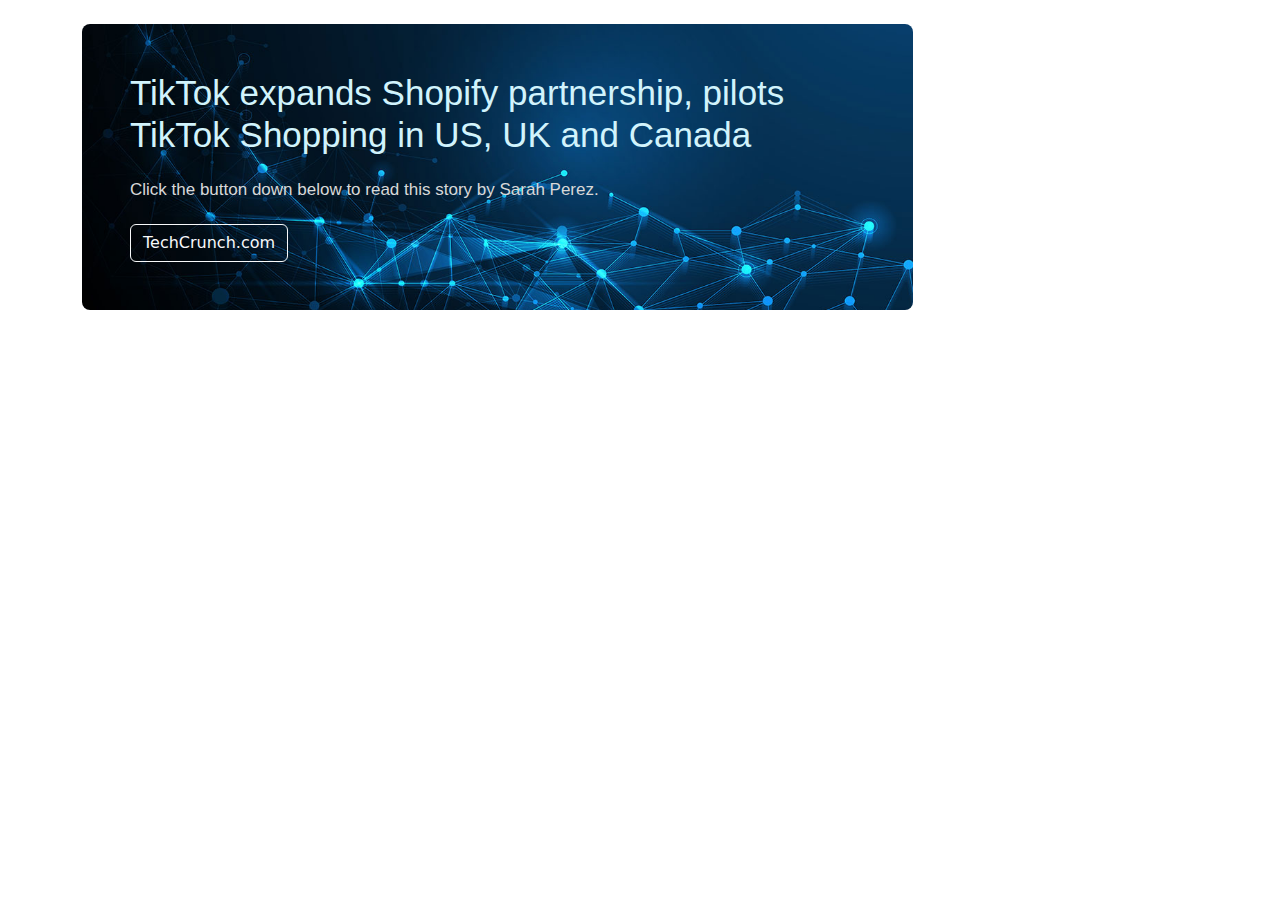
<file: project 3/jumbotron.html>
<!doctype html>

<html lang="en">

<head>

	<meta charset="utf-8">

  	<meta name="viewport" content="width=device-width, initial-scale=1">

  	<title>TikTok expands Shopify partnership, pilots TikTok Shopping in US, UK and Canada</title>

  	<link rel="stylesheet" type="text/css" href="css/bootstrap.min.css">

  	<link rel="stylesheet" type="text/css" href="css/layout.css">

</head>

<body>

<div class="container py-4">
	<div class="row align-items-md-stretch">
      <div class="col-md-9">
        	<div class="h-100 p-5 text-bg-light rounded-3 jumbotron">
          		<h4>TikTok expands Shopify partnership, pilots TikTok Shopping in US, UK and Canada</h4>
          		<h5 class="pt-3 pb-3">Click the button down below to read this story by Sarah Perez.</h5>
          		<a class="btn btn-outline-light" href="page-kahen.html" type="button">TechCrunch.com</a>
        	</div>
      	</div>
      </div>
	</div>
</div>

<!-- Optional JavaScript but required for the cool stuff -->
<script src="https://cdn.jsdelivr.net/npm/@popperjs/core@2.11.6/dist/umd/popper.min.js" integrity="sha384-oBqDVmMz9ATKxIep9tiCxS/Z9fNfEXiDAYTujMAeBAsjFuCZSmKbSSUnQlmh/jp3" crossorigin="anonymous"></script>
<script src="js/bootstrap.min.js"></script>

</body>

</html>
</file>
<file: homepage/css/main.css>
body {
  font-family: 'PT Sans', sans-serif;;
  max-width: 70rem;
  margin-left: 10px;
  margin-right: 1opx;
  background-color: #FFF4E2;
}

.title{
  font-size: 40px;
  margin-top: 8px;
}

img {
  width: ;
}

.caption {
  font-size: 14px;
  margin-left: 0px;
  margin-right: 0px;
  margin-top: 5px
}

h1 {
  font-size: 20px;
  margin-bottom: 10px;
}


h3{
  font-size: 20px;
  margin-bottom: 10px;
}

.allabout{
  margin-bottom: 40px;
}

.firstgraph{
  margin-top: 40px;
}

.lastgraph{
  margin-bottom: 40px;
}

.body{
  font-size: 16px;
}

.mainimage{
  margin-top: 90px;

}

.otherimg {
  max-width: 50rem;
  margin-left: auto;
  margin-right: auto;
  margin-top: 30px;
  margin-bottom: 30px;
}

.list{
  color:#4682B4;
  text-decoration:none;
}

.list:hover{
  color:#024C7A;
  text-decoration:underline;
}
</file>
<file: Final Project/css/general.css>
body{
	background-color:#ffffff;
}

/* top navbar background */
.navbar{
	background-color:#010001 !important;
}

/* navbar links */
.navbar-dark .navbar-nav .nav-link{
	color:#ffffff;
	font-family:'Montserrat', sans-serif;
	font-weight:400;
	/* you need to style these up using the right font settings */
}

/* navbar link hover */
.navbar-dark .navbar-nav .nav-link:hover{
	color:#c84b46; /* not the official red color, but its one that meets accessibility standards*/
}

/* hamburger */
.navbar-toggler{
    background-color:none;
    border-color:rgba(255, 255, 255, 0);
}

.navbar-toggler-icon{
    background-image: url("data:image/svg+xml,%3csvg xmlns='http://www.w3.org/2000/svg' viewBox='0 0 30 30'%3e%3cpath stroke='rgba%28255, 255, 255, 1%29' stroke-linecap='round' stroke-miterlimit='10' stroke-width='2' d='M4 7h22M4 15h22M4 23h22'/%3e%3c/svg%3e")
}

/* offcanvas navbar */
.offcanvas{
	background-color:#010001 !important;
}

/* close button */
.btn-close-white-bg{
	background:url("data:image/svg+xml,%3csvg xmlns='http://www.w3.org/2000/svg' viewBox='0 0 16 16' fill='%23fff'%3e%3cpath d='M.293.293a1 1 0 011.414 0L8 6.586 14.293.293a1 1 0 111.414 1.414L9.414 8l6.293 6.293a1 1 0 01-1.414 1.414L8 9.414l-6.293 6.293a1 1 0 01-1.414-1.414L6.586 8 .293 1.707a1 1 0 010-1.414z'/%3e%3c/svg%3e") center/1em auto no-repeat;
	opacity:1;
}

.btn-close-white-bg:hover{
	background:url("data:image/svg+xml,%3csvg xmlns='http://www.w3.org/2000/svg' viewBox='0 0 16 16' fill='%23c84b46'%3e%3cpath d='M.293.293a1 1 0 011.414 0L8 6.586 14.293.293a1 1 0 111.414 1.414L9.414 8l6.293 6.293a1 1 0 01-1.414 1.414L8 9.414l-6.293 6.293a1 1 0 01-1.414-1.414L6.586 8 .293 1.707a1 1 0 010-1.414z'/%3e%3c/svg%3e") center/1em auto no-repeat;
	opacity:1;
}


.jumbotron{
	background-image:url('../images/south.jpeg');
	background-size:cover;
	background-position:0px -180px;
}

@media (max-width:575px) {
	.jumbotron{
		background-position:0px 0px;
	}
}

@media (max-width:768px) {
	.jumbotron{
		background-position:-150px 0px;
	}
}

@media (max-width:992px) {
	.jumbotron{
		background-position:-50px 0px;
	}
}

@media (max-width:1200px) {
	.jumbotron{
		background-position:0px 0px;
	}
}

h1{
	color: #FFFFFF;
	text-shadow: 1px 1px 2px rgba(0, 0, 0, 0.5);
	font-family: 'Montserrat', sans-serif;
	font-weight:500;
	font-size:50px;
}

.subhead{
	color: #FFFFFF;
	font-family: 'Montserrat', sans-serif;
	font-weight:400;
}

.dropdown-item{
	color:#000000;
	font-family:'Montserrat', sans-serif;
	font-weight:400;
}

.dropdown-item:hover{
	color:#c84b46;
	background-color:#FFFFFF;
}

.btn{
	background-color:#A41515 !important;
	font-family: 'Montserrat', sans-serif;
	font-weight:400;
	border-color: #A41515;
}

.btn:hover{
	border-color:#000000 !important;
	border-width: 1px;
	background-color:#8B1515 !important;
}

.btn2{
	background-color:#A41515 !important;
	font-family: 'Montserrat', sans-serif;
	font-weight:400;
	font-size:0.9375em;
	border-color: #A41515;
	color:#FFFFFF;
	border-radius:20px;
}

.btn2:hover{
	border-color:#000000 !important;
	border-width: 2px;
	background-color:#8B1515 !important;
}

.top{
	height:200px;
	width:300px;
}

.author2{
	font-family: 'Montserrat', sans-serif;
	font-weight:600;
	font-size:1em;
}

.author2:hover{
	text-decoration: underline;
}

.caption{
	font-family: 'Montserrat', sans-serif;
	font-weight:500;
	font-size:1.0625em;
}

.caption:hover{
	font-family: 'Montserrat', sans-serif;
	font-weight:500;
	font-size:1.0625em;
	text-decoration:underline;
}

.section{
	font-family: 'Montserrat', sans-serif;
	font-weight:400;
	font-size:1em;
	color: #A41515;
}

.section:hover{
	font-family: 'Montserrat', sans-serif;
	font-weight:400;
	font-size:1em;
	color: #A41515;
	text-decoration: underline;
}

.title{
	font-family: 'Montserrat', sans-serif;
	font-weight:500;
	font-size:1.375em;
	color:#A41515;
}

.title2{
	font-family: 'Montserrat', sans-serif;
	font-weight:500;
	font-size:1.1875em;
	color:#A41515;
}

hr{
	height:5px;
  	border-width:0;
  	background-color:#000000;
}

.heading-line{
	border-top: 2px solid #000000;
	width: 250px;
}

.heading-line2{
	border-top: 2px solid #000000;
	width: 610px;
}

@media (max-width:575px) {
	.heading-line2{
		width:300px;
	}
}

.heading-line3{
	border-top: 2px solid #000000;
	width: 690px;
}

@media (max-width:575px) {
	.heading-line3{
		width:300px;
	}
}

@media (max-width:575px) {
	.mornings{
		height:200px;
		width:300px;
	}
}

@media (max-width:575px) {
	.post{
		height:450px;
		width:300px;
	}
}

@media (max-width:575px) {
	.post2{
		height:600px;
		width:300px;
	}
}

.author{
	font-family: 'Montserrat', sans-serif;
	font-style: italic;
}

.date{
	font-family: 'Montserrat', sans-serif;
	font-style: italic;
	font-size: 0.875em;
}

.position{
	font-family: 'Montserrat', sans-serif;
	font-size:1em;
	font-weight:200;
}

.border{
	border: 1px solid black !important;
	padding: 5px;
	color:#A19F9F;
	font-family: 'Montserrat', sans-serif;
}

.border-2{
	border: 1px solid black;
	border-radius:10px;
}

.icon{
	width:30px;
	height:30px;
}

.btm-icon{
	width:50px;
	height:50px;
	color:#FFFFFF;
}

.headshot{
	width:80px;
	height:80px;
}

.end{
	font-family: 'Montserrat', sans-serif;
	font-weight:400;
}

.end:hover{
	font-family: 'Montserrat', sans-serif;
	font-weight:400;
	color:#c84b46;
}

.story-title{
	font-family: 'Montserrat', sans-serif;
	font-weight:600;
	font-size:2.0625em;
}

.photo-caption{
	font-family: 'Montserrat', sans-serif;
	font-style:italic;
	font-size:0.75em;
}

.words{
	font-family: 'Montserrat', sans-serif;
	font-weight:400;
}

.location{
	font-weight:bold;
}

footer{
	background-color:#010001;
	color:#ffffff;
}

.copyright{
	font-size:.6em;
}
</file>
<file: kahen-midterm/css/layout.css>
body{
	background-image:url('../images/body-background.png');
}

.bgcolor{
	background-image:url('../images/navbar-background.jpg');
	height:50px;
}

.container{
	background-color:#FFFFFF;
}

h2{
	font-family: 'Arvo', serif;
	font-weight:700;
	font-size:80px;
	text-shadow: 1px 1px 1px #000000;
}

.logo{
	height: 35px;
}

.subhead{
	font-size:29px;
	font-family: 'Roboto', sans-serif;
	font-weight:400;
	text-shadow: 1px 1px 1px #000000;
}

.button{
	background-color:#7DD33A;
	font-size:25px;
	color:#FFFFFF;
	font-family: 'Roboto', sans-serif;
	font-weight:400;
	text-shadow: 1px 1px 1px #000000;
}

.nav-link{
	font-family: 'Roboto', sans-serif;
	font-weight:500;
	font-size:18px;
	text-shadow: 1px 1px 1px #000000;
}

.jumbotron{
	background-image:url('../images/backtothefuture.jpg');
	background-size:cover;
	background-position:0px -120px;
}

.caption{
	background-color:#000000;
	color:#FFFFFF;
	font-size:24px;
	font-family: 'Arvo', serif;
	font-weight:400;
}

.side-title{
	font-size:26px;
	font-family: 'Roboto', sans-serif;
	font-weight:500;
}

.bottom-caption{
	font-size:20px;
	font-family: 'Roboto', sans-serif;
	font-weight:500;
}

.copyright{
	background-color:#D5DBDB;
	color:#7F8C8D;
	font-size:20px;
	border-top:1px solid #616A6B;
	font-family: 'Roboto', sans-serif;
	font-weight:400;
}

.special-link{
	color:#616A6B;
}

.special-link:hover{
	font-weight:bold;
	color:#616A6B;
}

@media (max-width:575px) {
	.jumbotron{
		background-position:0px -100px;
	}
}

@media (max-width:768px) {
	.jumbotron{
		background-position:-100px 0px;
	}
}

@media (max-width:992px) {
	.jumbotron{
		background-position:-50px 0px;
	}
}

@media (max-width:1200px) {
	.jumbotron{
		background-position:0px 0px;
	}
}

.navbar-dark .navbar-toggler {
	border-color:#616A6B;
}

.navbar-dark .navbar-toggler-icon {
	color:#616A6B !important;
}
</file>
<file: project 3/css/layout.css>
body{
	background-color:#FFFFFF;
}

.bgcolor{
	background-color:#FFFFFF;
}

.bgcolor2{
	background-color:#FFFFFF;
}

.bgcolor3{
	background-color:#FFFFFF;
}

.bgcolor4{
	background-color:#FFFFFF;
}

.bgcolor5{
	background-color:#FFFFFF;
}

.bgcolor6{
	background-color:#FFFFFF;
}

.logo{
	width:250px;
}

.logo-bottom{
	width:150px;
}

.footer-link{
	color:#B22222;
}

.footer-link:hover{
	text-decoration:underline;
	color:#B22222;
	font-weight: 500;
}

.list-group-item{
	background-color:#E6CE93;
	border-color:#000000;
}

p{
	font-size:16px;
	font-family: 'Manrope', sans-serif;
	font-weight:300;
}

h1{
	font-size:48px;
	font-family: 'DM Sans', sans-serif;
	color: #B22222;
}

h2{
	font-size:16px;
	font-family: 'Manrope', sans-serif;
	color:#708090;
	font-weight:300;
}

h3{
	font-size:24px;
	font-family: 'Manrope', sans-serif;
	color:#708090;
	font-weight:300;
}

h4{
	font-size:35px;
	font-family: 'DM Sans', sans-serif;
	color:#D1F3FC;
}

h5{
	font-size:17px;
	font-family: 'Manrope', sans-serif;
	color:#D8D8D8;
	font-weight:300;
}

.first-paragraph{
	font-weight:500;
	font-weight:bold;
}

.special-link{
	color:#FF69B4;
	text-decoration:none;
}

.special-link:hover{
	text-decoration:underline;
	color:#FF69B4;
	font-weight:bold;
	font-weight: 500;
}

.other-link{
	color:#FF69B4;
	text-decoration:none;
	font-size:13px;
}

.other-link:hover{
	text-decoration:underline;
	color:#FF69B4;
	font-weight: 500;
}

.bottom-link{
	color:#FF69B4;
	text-decoration:none;
	font-size:15px;
}

.bottom-link:hover{
	text-decoration:underline;
	color:#FF69B4;
	font-weight: 500;
}

.names{
	font-weight: 500;
	font-weight:bold;
	color:#A0522D;
}

.quotes{
	font-style:italic;
}

.pquote{
	font-size:27px;
	color:#B22222;
	font-style:italic;
	border-top:1px solid #B22222;
	border-bottom:1px solid #B22222;
	font-weight:500;
}

.caption{
	font-size:12px;
	color:#708090;
	font-family: 'Manrope', sans-serif;
}

.bg-light{
	background-color:#FF69B4 !important;
}

.navbarnav .navlink{
	color:#000000;
}

.jumbotron{
	background-color:#CD5C5C;
	background-image:url('../images/tech-planet.jpeg');
	background-position:0px -100px;
	background-size:cover;
}
</file>
